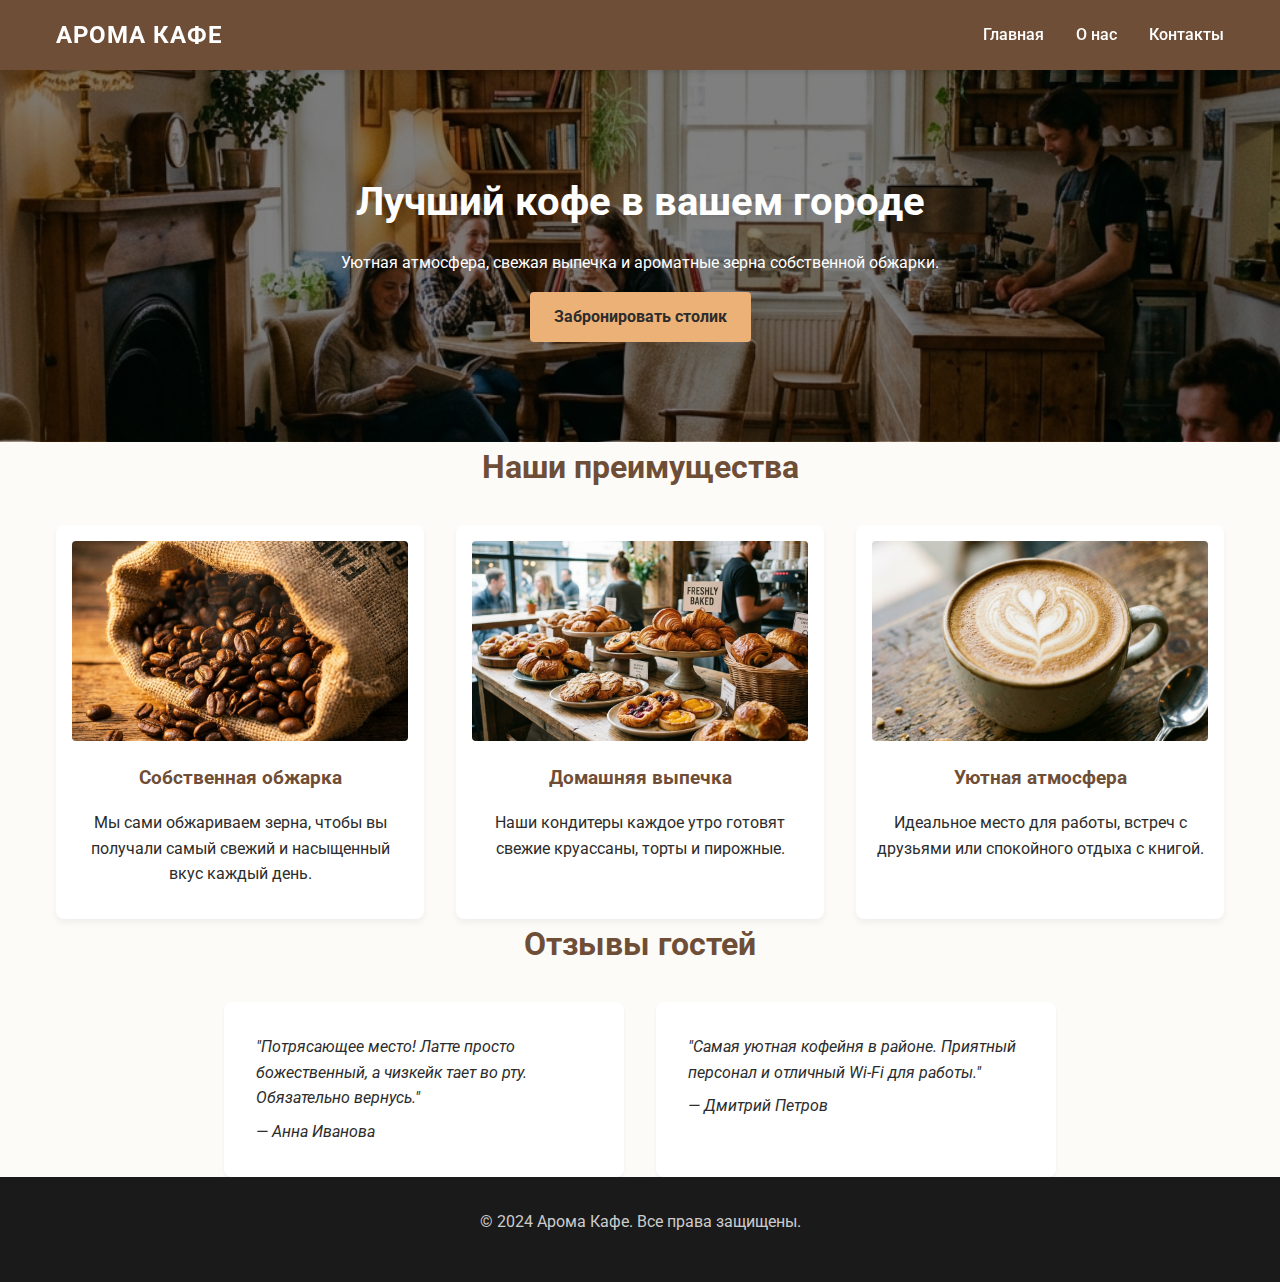
<file: project_html_css/index.html>
<!DOCTYPE html>
<html lang="ru">
<head>
    <meta charset="UTF-8">
    <meta name="viewport" content="width=device-width, initial-scale=1.0">
    <title>Арома Кафе - Вкус настоящего кофе</title>
    <link href="https://fonts.googleapis.com/css2?family=Roboto:wght@300;400;500;700&display=swap" rel="stylesheet">
    <link rel="stylesheet" href="css/style.css">
</head>
<body>
    <header>
        <div class="container">
            <nav>
                <a href="index.html" class="logo">Арома Кафе</a>
                <ul class="nav-links">
                    <li><a href="index.html">Главная</a></li>
                    <li><a href="about.html">О нас</a></li>
                    <li><a href="contacts.html">Контакты</a></li>
                </ul>
            </nav>
        </div>
    </header>

    <main>
        <section class="hero">
            <div class="container">
                <h1>Лучший кофе в вашем городе</h1>
                <p>Уютная атмосфера, свежая выпечка и ароматные зерна собственной обжарки.</p>
                <a href="contacts.html" class="btn">Забронировать столик</a>
            </div>
        </section>

        <section class="container">
            <h2>Наши преимущества</h2>
            <div class="services-grid">
                <div class="service-card">
                    <img src="images/coffee1.jpg" alt="Свежий кофе">
                    <h3>Собственная обжарка</h3>
                    <p>Мы сами обжариваем зерна, чтобы вы получали самый свежий и насыщенный вкус каждый день.</p>
                </div>
                <div class="service-card">
                    <img src="images/coffee2.jpg" alt="Десерты">
                    <h3>Домашняя выпечка</h3>
                    <p>Наши кондитеры каждое утро готовят свежие круассаны, торты и пирожные.</p>
                </div>
                <div class="service-card">
                    <img src="images/latte_art.jpg" alt="Уют">
                    <h3>Уютная атмосфера</h3>
                    <p>Идеальное место для работы, встреч с друзьями или спокойного отдыха с книгой.</p>
                </div>
            </div>
        </section>

        <section class="container">
            <h2>Отзывы гостей</h2>
            <div class="reviews-container">
                <article class="review-card">
                    <blockquote>"Потрясающее место! Латте просто божественный, а чизкейк тает во рту. Обязательно вернусь."</blockquote>
                    <cite>— Анна Иванова</cite>
                </article>
                <article class="review-card">
                    <blockquote>"Самая уютная кофейня в районе. Приятный персонал и отличный Wi-Fi для работы."</blockquote>
                    <cite>— Дмитрий Петров</cite>
                </article>
            </div>
        </section>
    </main>

    <footer>
        <div class="container">
            <p>&copy; 2024 Арома Кафе. Все права защищены.</p>
        </div>
    </footer>
</body>
</html>
</file>
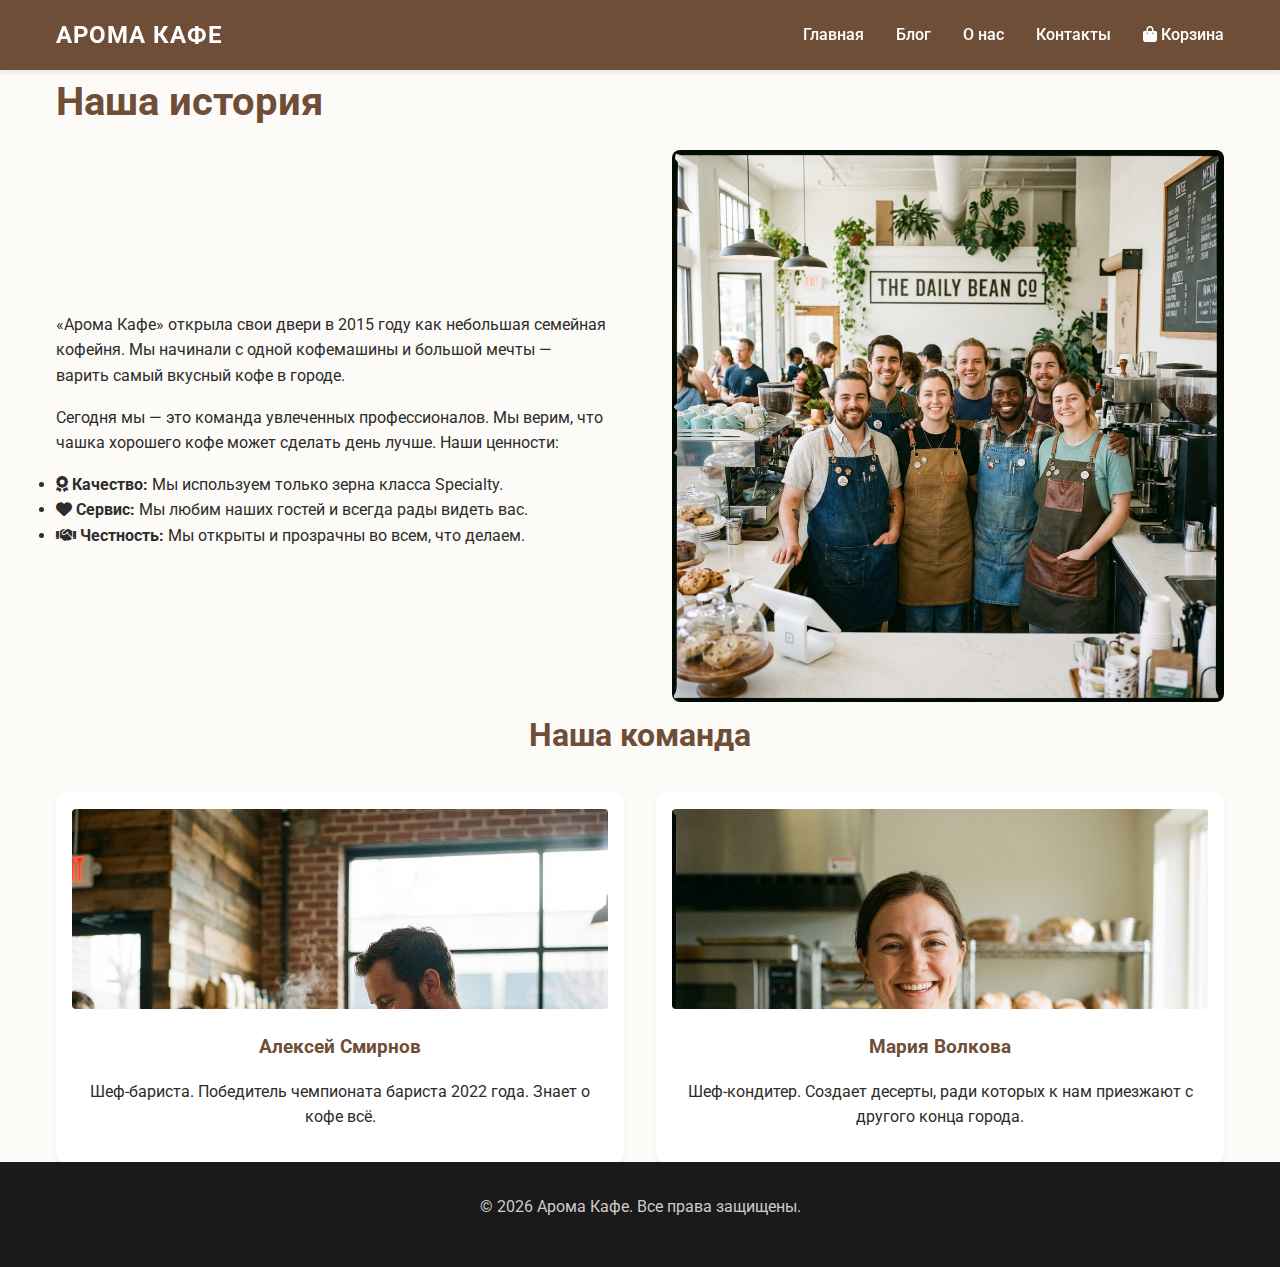
<file: about.html>
<!DOCTYPE html>
<html lang="ru">

<head>
    <meta charset="UTF-8">
    <meta name="viewport" content="width=device-width, initial-scale=1.0">
    <title>О нас - Арома Кафе</title>
    <link href="https://fonts.googleapis.com/css2?family=Roboto:wght@300;400;500;700&display=swap" rel="stylesheet">
    <link rel="stylesheet" href="https://cdnjs.cloudflare.com/ajax/libs/font-awesome/6.5.1/css/all.min.css">
    <link rel="stylesheet" href="css/style.css">
</head>

<body>
    <header>
        <div class="container">
            <nav>
                <a href="index.html" class="logo">Арома Кафе</a>
                <ul class="nav-links">
                    <li><a href="index.html">Главная</a></li>
                    <li><a href="blog.html">Блог</a></li>
                    <li><a href="about.html">О нас</a></li>
                    <li><a href="contacts.html">Контакты</a></li>
                    <li>
                        <a href="index.html" class="cart-link">
                            <i class="fa-solid fa-bag-shopping"></i> Корзина <span class="cart-badge" id="cart-count" style="display:none;">0</span>
                        </a>
                    </li>
                </ul>
            </nav>
        </div>
    </header>

    <main>
        <section class="container">
            <h1>Наша история</h1>
            <div class="about-content">
                <div class="about-text">
                    <p>«Арома Кафе» открыла свои двери в 2015 году как небольшая семейная кофейня. Мы начинали с одной
                        кофемашины и большой мечты — варить самый вкусный кофе в городе.</p>
                    <p>Сегодня мы — это команда увлеченных профессионалов. Мы верим, что чашка хорошего кофе может
                        сделать день лучше. Наши ценности:</p>
                    <ul class="values-list">
                        <li><i class="fa-solid fa-award"></i> <strong>Качество:</strong> Мы используем только зерна класса Specialty.</li>
                        <li><i class="fa-solid fa-heart"></i> <strong>Сервис:</strong> Мы любим наших гостей и всегда рады видеть вас.</li>
                        <li><i class="fa-solid fa-handshake"></i> <strong>Честность:</strong> Мы открыты и прозрачны во всем, что делаем.</li>
                    </ul>
                </div>
                <div class="about-image">
                    <img src="images/team1.jpg" alt="Наша кофейня внутри">
                </div>
            </div>
        </section>

        <section class="container team-section">
            <h2>Наша команда</h2>
            <div class="services-grid">
                <article class="service-card">
                    <img src="images/barista.jpg" alt="Бариста">
                    <h3>Алексей Смирнов</h3>
                    <p>Шеф-бариста. Победитель чемпионата бариста 2022 года. Знает о кофе всё.</p>
                </article>
                <article class="service-card">
                    <img src="images/team2.jpg" alt="Кондитер">
                    <h3>Мария Волкова</h3>
                    <p>Шеф-кондитер. Создает десерты, ради которых к нам приезжают с другого конца города.</p>
                </article>
            </div>
        </section>
    </main>

    <footer>
        <div class="container">
            <p>&copy; 2026 Арома Кафе. Все права защищены.</p>
        </div>
    </footer>
</body>

</html>
</file>
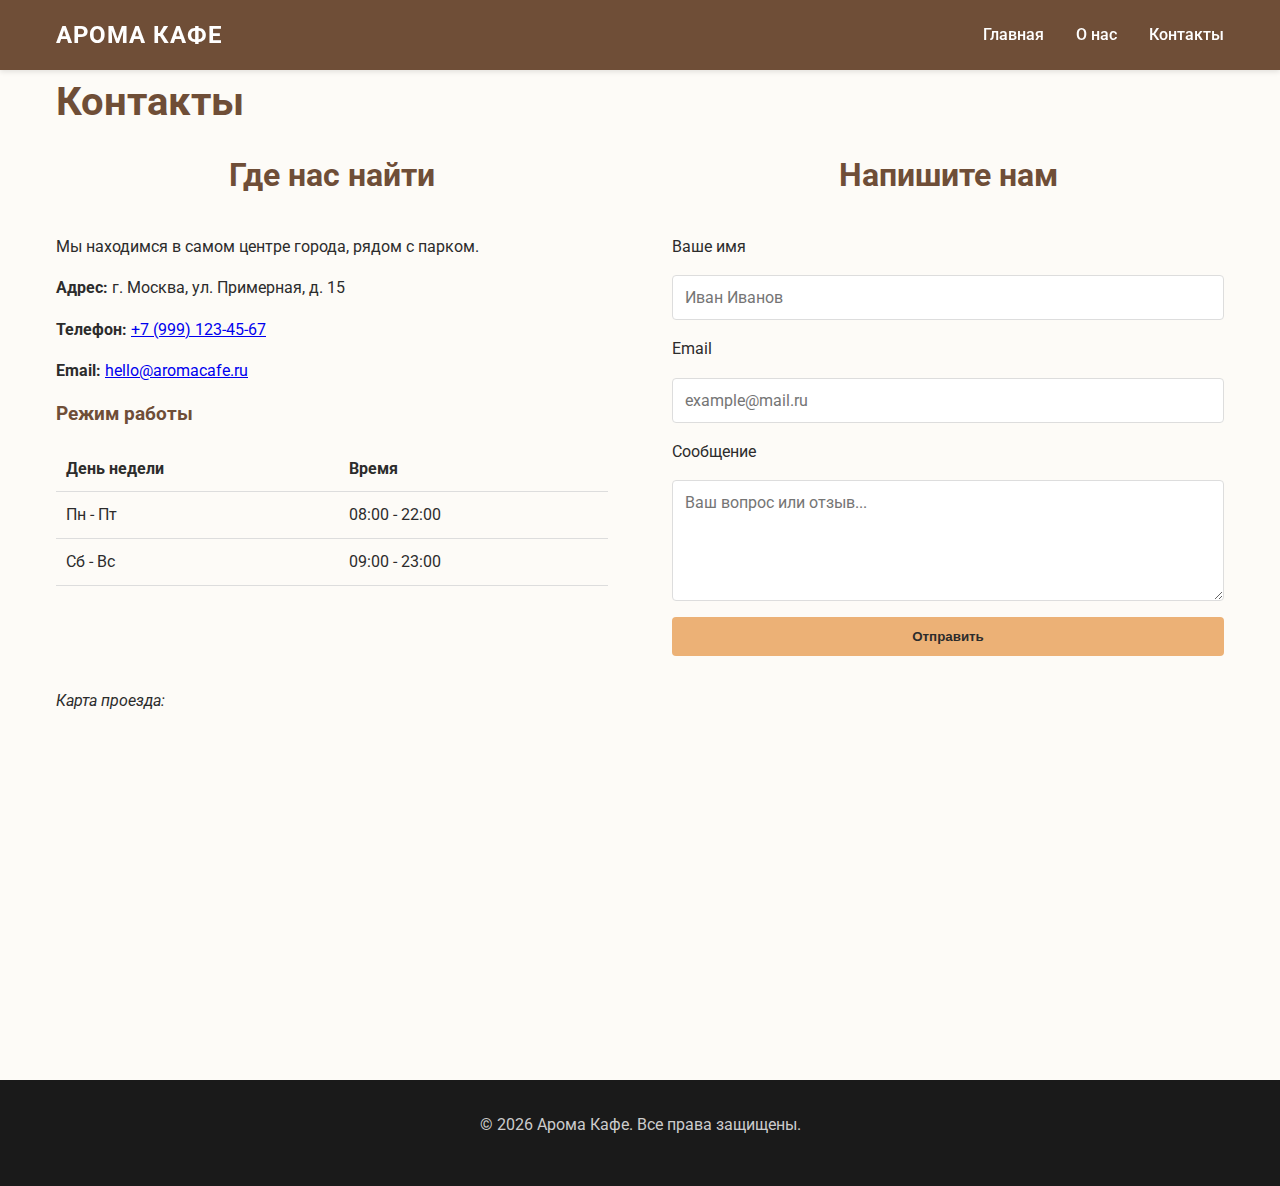
<file: contacts.html>
<!DOCTYPE html>
<html lang="ru">

<head>
    <meta charset="UTF-8">
    <meta name="viewport" content="width=device-width, initial-scale=1.0">
    <title>Контакты - Арома Кафе</title>
    <link href="https://fonts.googleapis.com/css2?family=Roboto:wght@300;400;500;700&display=swap" rel="stylesheet">
    <link rel="stylesheet" href="css/style.css">
</head>

<body>
    <header>
        <div class="container">
            <nav>
                <a href="index.html" class="logo">Арома Кафе</a>
                <ul class="nav-links">
                    <li><a href="index.html">Главная</a></li>
                    <li><a href="about.html">О нас</a></li>
                    <li><a href="contacts.html">Контакты</a></li>
                </ul>
            </nav>
        </div>
    </header>

    <main>
        <section class="container">
            <h1>Контакты</h1>
            <div class="contact-container">
                <div class="contact-info">
                    <h2>Где нас найти</h2>
                    <p>Мы находимся в самом центре города, рядом с парком.</p>
                    <p><strong>Адрес:</strong> г. Москва, ул. Примерная, д. 15</p>
                    <p><strong>Телефон:</strong> <a href="tel:+79991234567">+7 (999) 123-45-67</a></p>
                    <p><strong>Email:</strong> <a href="mailto:hello@aromacafe.ru">hello@aromacafe.ru</a></p>

                    <h3>Режим работы</h3>
                    <table>
                        <tr>
                            <th>День недели</th>
                            <th>Время</th>
                        </tr>
                        <tr>
                            <td>Пн - Пт</td>
                            <td>08:00 - 22:00</td>
                        </tr>
                        <tr>
                            <td>Сб - Вс</td>
                            <td>09:00 - 23:00</td>
                        </tr>
                    </table>
                </div>

                <div class="contact-form-wrapper">
                    <h2>Напишите нам</h2>
                    <form action="#" method="post">
                        <label for="name">Ваше имя</label>
                        <input type="text" id="name" name="name" placeholder="Иван Иванов" required>

                        <label for="email">Email</label>
                        <input type="email" id="email" name="email" placeholder="example@mail.ru" required>

                        <label for="message">Сообщение</label>
                        <textarea id="message" name="message" rows="5" placeholder="Ваш вопрос или отзыв..."
                            required></textarea>

                        <button type="submit" class="btn">Отправить</button>
                    </form>
                </div>
            </div>

            <div style="margin-top: 32px;">
                <p><em>Карта проезда:</em></p>
                <iframe title="Карта проезда к Арома Кафе"
                    src="https://yandex.ru/map-widget/v1/?text=%D0%9C%D0%BE%D1%81%D0%BA%D0%B2%D0%B0%2C+%D1%83%D0%BB.+%D0%9F%D1%80%D0%B8%D0%BC%D0%B5%D1%80%D0%BD%D0%B0%D1%8F%2C+15&z=16&l=map"
                    width="100%" height="350" style="border: none; border-radius: 8px; display: block;" allowfullscreen
                    loading="lazy" referrerpolicy="no-referrer-when-downgrade">
                </iframe>
            </div>
        </section>
    </main>

    <footer>
        <div class="container">
            <p>&copy; 2026 Арома Кафе. Все права защищены.</p>
        </div>
    </footer>
</body>

</html>
</file>
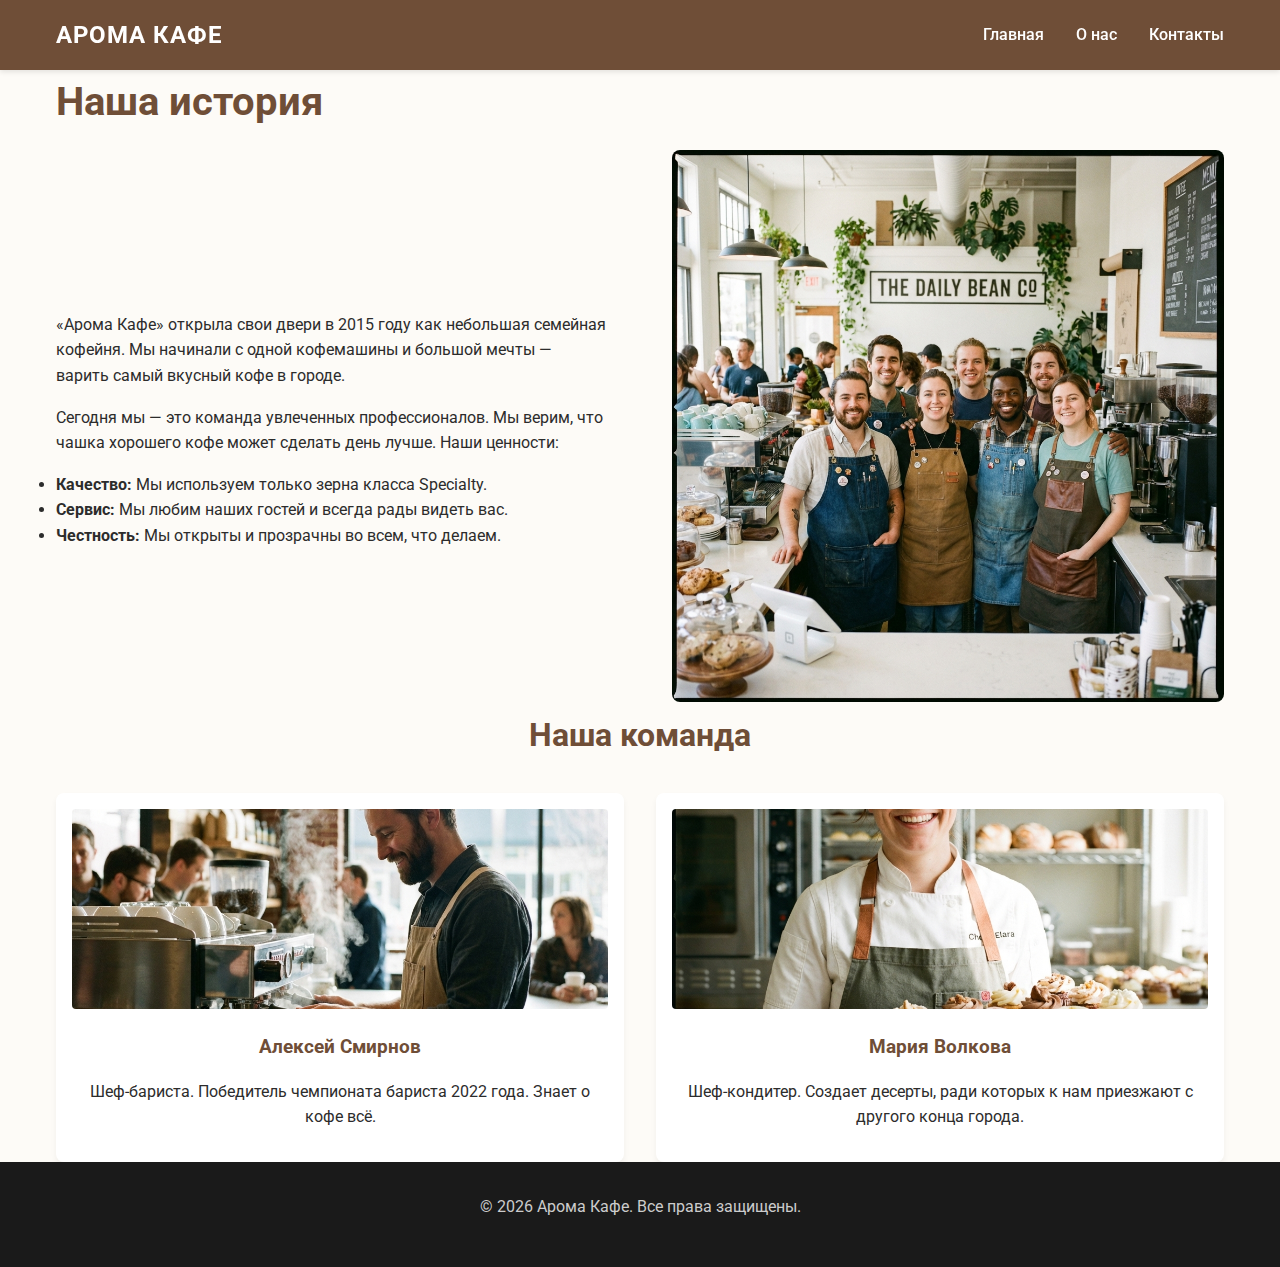
<file: project_html_css/about.html>
<!DOCTYPE html>
<html lang="ru">

<head>
    <meta charset="UTF-8">
    <meta name="viewport" content="width=device-width, initial-scale=1.0">
    <title>О нас - Арома Кафе</title>
    <link href="https://fonts.googleapis.com/css2?family=Roboto:wght@300;400;500;700&display=swap" rel="stylesheet">
    <link rel="stylesheet" href="css/style.css">
</head>

<body>
    <header>
        <div class="container">
            <nav>
                <a href="index.html" class="logo">Арома Кафе</a>
                <ul class="nav-links">
                    <li><a href="index.html">Главная</a></li>
                    <li><a href="about.html">О нас</a></li>
                    <li><a href="contacts.html">Контакты</a></li>
                </ul>
            </nav>
        </div>
    </header>

    <main>
        <section class="container">
            <h1>Наша история</h1>
            <div class="about-content">
                <div class="about-text">
                    <p>«Арома Кафе» открыла свои двери в 2015 году как небольшая семейная кофейня. Мы начинали с одной
                        кофемашины и большой мечты — варить самый вкусный кофе в городе.</p>
                    <p>Сегодня мы — это команда увлеченных профессионалов. Мы верим, что чашка хорошего кофе может
                        сделать день лучше. Наши ценности:</p>
                    <ul>
                        <li><strong>Качество:</strong> Мы используем только зерна класса Specialty.</li>
                        <li><strong>Сервис:</strong> Мы любим наших гостей и всегда рады видеть вас.</li>
                        <li><strong>Честность:</strong> Мы открыты и прозрачны во всем, что делаем.</li>
                    </ul>
                </div>
                <div class="about-image">
                    <img src="images/team1.jpg" alt="Наша кофейня внутри">
                </div>
            </div>
        </section>

        <section class="container">
            <h2>Наша команда</h2>
            <div class="services-grid">
                <article class="service-card">
                    <img src="images/barista.jpg" alt="Бариста">
                    <h3>Алексей Смирнов</h3>
                    <p>Шеф-бариста. Победитель чемпионата бариста 2022 года. Знает о кофе всё.</p>
                </article>
                <article class="service-card">
                    <img src="images/team2.jpg" alt="Кондитер">
                    <h3>Мария Волкова</h3>
                    <p>Шеф-кондитер. Создает десерты, ради которых к нам приезжают с другого конца города.</p>
                </article>
            </div>
        </section>
    </main>

    <footer>
        <div class="container">
            <p>&copy; 2026 Арома Кафе. Все права защищены.</p>
        </div>
    </footer>
</body>

</html>
</file>
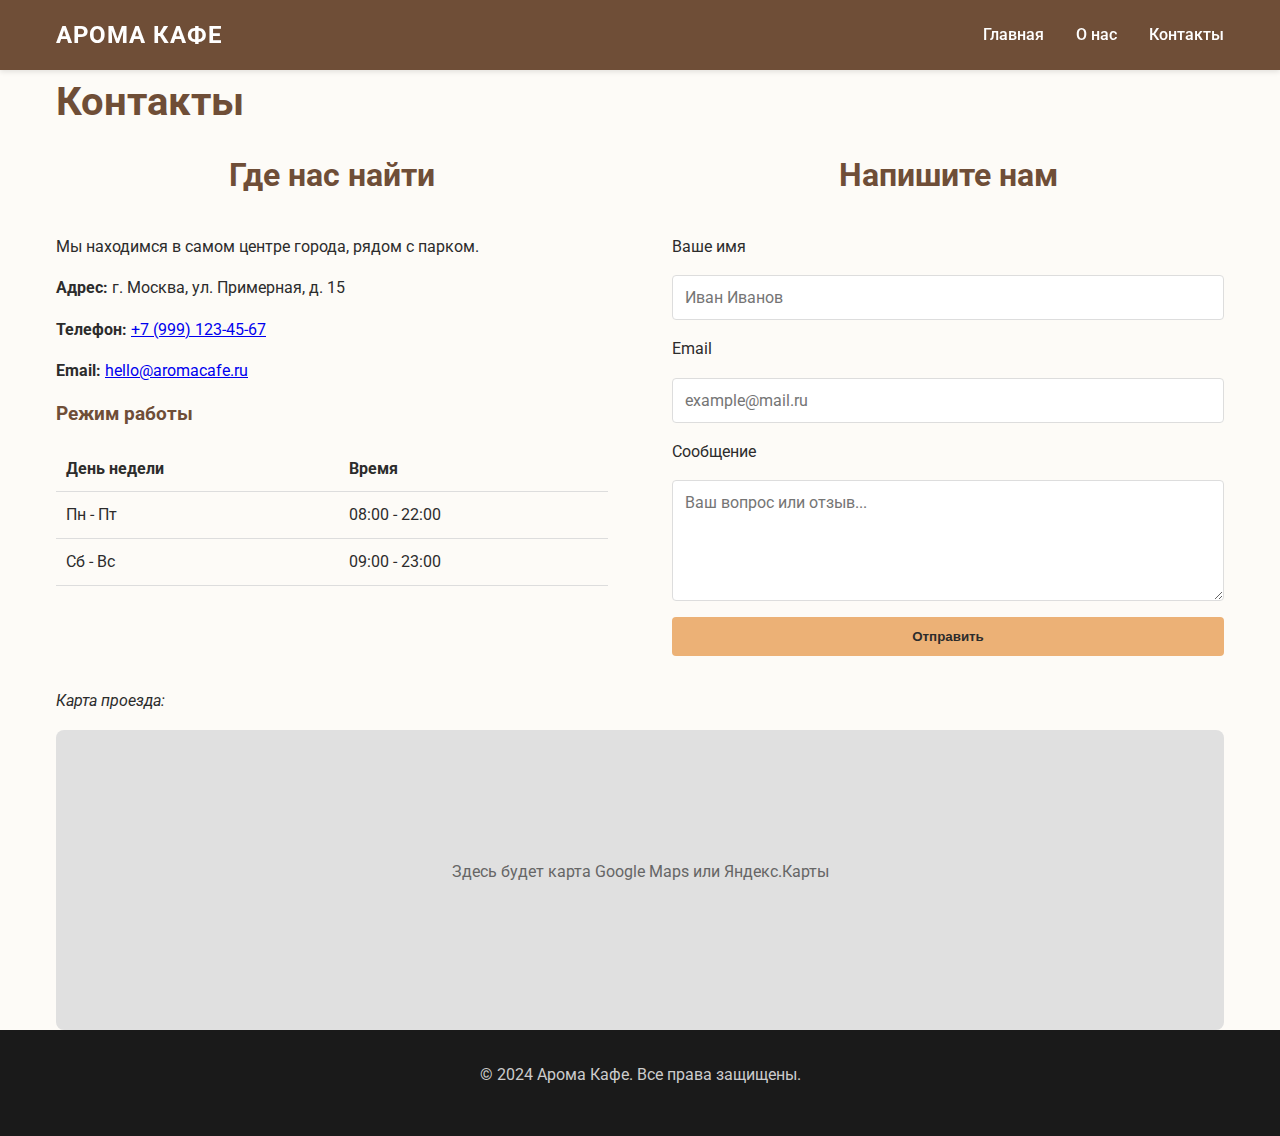
<file: project_html_css/contacts.html>
<!DOCTYPE html>
<html lang="ru">

<head>
    <meta charset="UTF-8">
    <meta name="viewport" content="width=device-width, initial-scale=1.0">
    <title>Контакты - Арома Кафе</title>
    <link href="https://fonts.googleapis.com/css2?family=Roboto:wght@300;400;500;700&display=swap" rel="stylesheet">
    <link rel="stylesheet" href="css/style.css">
</head>

<body>
    <header>
        <div class="container">
            <nav>
                <a href="index.html" class="logo">Арома Кафе</a>
                <ul class="nav-links">
                    <li><a href="index.html">Главная</a></li>
                    <li><a href="about.html">О нас</a></li>
                    <li><a href="contacts.html">Контакты</a></li>
                </ul>
            </nav>
        </div>
    </header>

    <main>
        <section class="container">
            <h1>Контакты</h1>
            <div class="contact-container">
                <div class="contact-info">
                    <h2>Где нас найти</h2>
                    <p>Мы находимся в самом центре города, рядом с парком.</p>
                    <p><strong>Адрес:</strong> г. Москва, ул. Примерная, д. 15</p>
                    <p><strong>Телефон:</strong> <a href="tel:+79991234567">+7 (999) 123-45-67</a></p>
                    <p><strong>Email:</strong> <a href="mailto:hello@aromacafe.ru">hello@aromacafe.ru</a></p>

                    <h3>Режим работы</h3>
                    <table>
                        <tr>
                            <th>День недели</th>
                            <th>Время</th>
                        </tr>
                        <tr>
                            <td>Пн - Пт</td>
                            <td>08:00 - 22:00</td>
                        </tr>
                        <tr>
                            <td>Сб - Вс</td>
                            <td>09:00 - 23:00</td>
                        </tr>
                    </table>
                </div>

                <div class="contact-form-wrapper">
                    <h2>Напишите нам</h2>
                    <form action="#" method="post">
                        <label for="name">Ваше имя</label>
                        <input type="text" id="name" name="name" placeholder="Иван Иванов" required>

                        <label for="email">Email</label>
                        <input type="email" id="email" name="email" placeholder="example@mail.ru" required>

                        <label for="message">Сообщение</label>
                        <textarea id="message" name="message" rows="5" placeholder="Ваш вопрос или отзыв..."
                            required></textarea>

                        <button type="submit" class="btn">Отправить</button>
                    </form>
                </div>
            </div>

            <div style="margin-top: 32px;">
                <!-- Placeholder text for map as I cannot embed real interactive map iframe easily without key, but technically standard generic iframe works -->
                <p><em>Карта проезда:</em></p>
                <div
                    style="background: #e0e0e0; height: 300px; width: 100%; display: flex; align-items: center; justify-content: center; border-radius: 8px;">
                    <p style="color: #666;">Здесь будет карта Google Maps или Яндекс.Карты</p>
                </div>
            </div>
        </section>
    </main>

    <footer>
        <div class="container">
            <p>&copy; 2024 Арома Кафе. Все права защищены.</p>
        </div>
    </footer>
</body>

</html>
</file>
<file: project_html_css/css/style.css>
:root {
    --primary-color: #6F4E37;
    --secondary-color: #A67B5B;
    --accent-color: #ECB176;
    --text-color: #2C2C2C;
    --bg-color: #FDFBF7;
    --white: #FFFFFF;
    --spacing-sm: 8px;
    --spacing-md: 16px;
    --spacing-lg: 32px;
    --spacing-xl: 64px;
    --font-main: 'Roboto', sans-serif;
}

* {
    margin: 0;
    padding: 0;
    box-sizing: border-box;
}

body {
    font-family: var(--font-main);
    color: var(--text-color);
    background-color: var(--bg-color);
    line-height: 1.6;
    display: flex;
    flex-direction: column;
    min-height: 100vh;
}

/* Header */
header {
    background-color: var(--primary-color);
    color: var(--white);
    padding: var(--spacing-md) 0;
    position: sticky;
    top: 0;
    z-index: 1000;
    box-shadow: 0 2px 5px rgba(0,0,0,0.1);
}

.container {
    max-width: 1200px;
    margin: 0 auto;
    padding: 0 var(--spacing-md);
    width: 100%;
}

nav {
    display: flex;
    justify-content: space-between;
    align-items: center;
}

.logo {
    font-size: 1.5rem;
    font-weight: bold;
    color: var(--white);
    text-decoration: none;
    text-transform: uppercase;
    letter-spacing: 1px;
}

.nav-links {
    display: flex;
    list-style: none;
    gap: var(--spacing-lg);
}

.nav-links a {
    color: var(--white);
    text-decoration: none;
    font-weight: 500;
    transition: color 0.3s ease;
}

.nav-links a:hover {
    color: var(--accent-color);
}

/* Main Content */
main {
    flex: 1;
}

section {
    padding: var(--spacing-xl) 0;
}

h1, h2, h3 {
    margin-bottom: var(--spacing-md);
    color: var(--primary-color);
}

h1 {
    font-size: 2.5rem;
}

h2 {
    font-size: 2rem;
    text-align: center;
    margin-bottom: var(--spacing-lg);
}

p {
    margin-bottom: var(--spacing-md);
}

/* Hero Section */
.hero {
    background-color: var(--secondary-color);
    background-image: linear-gradient(rgba(0,0,0,0.5), rgba(0,0,0,0.5)), url('../images/hero.jpg');
    background-size: cover;
    background-position: center;
    color: var(--white);
    text-align: center;
    padding: 100px 0;
}

.hero h1 {
    color: var(--white);
    margin-bottom: var(--spacing-md);
}

.btn {
    display: inline-block;
    background-color: var(--accent-color);
    color: var(--text-color);
    padding: 12px 24px;
    text-decoration: none;
    border-radius: 4px;
    font-weight: bold;
    transition: transform 0.2s ease, background-color 0.2s ease;
    border: none;
    cursor: pointer;
}

.btn:hover {
    background-color: #d9a066;
    transform: translateY(-2px);
}

/* Services Grid */
.services-grid {
    display: grid;
    grid-template-columns: repeat(auto-fit, minmax(300px, 1fr));
    gap: var(--spacing-lg);
}

.service-card {
    background: var(--white);
    padding: var(--spacing-md);
    border-radius: 8px;
    box-shadow: 0 4px 6px rgba(0,0,0,0.05);
    text-align: center;
    transition: transform 0.3s ease;
}

.service-card:hover {
    transform: translateY(-5px);
}

.service-card img {
    width: 100%;
    height: 200px;
    object-fit: cover;
    border-radius: 4px;
    margin-bottom: var(--spacing-md);
}

/* Reviews */
.reviews-container {
    display: flex;
    flex-wrap: wrap;
    gap: var(--spacing-lg);
    justify-content: center;
}

.review-card {
    background: var(--white);
    padding: var(--spacing-lg);
    border-radius: 8px;
    box-shadow: 0 2px 4px rgba(0,0,0,0.05);
    flex: 1 1 300px;
    max-width: 400px;
}

blockquote {
    font-style: italic;
    margin-bottom: var(--spacing-sm);
}

/* Footer */
footer {
    background-color: #1a1a1a;
    color: #ccc;
    padding: var(--spacing-lg) 0;
    text-align: center;
}

/* About Page */
.about-content {
    display: flex;
    gap: var(--spacing-xl);
    align-items: center;
    flex-wrap: wrap;
}

.about-text {
    flex: 1;
}

.about-image {
    flex: 1;
}

.about-image img {
    width: 100%;
    border-radius: 8px;
}

/* Contacts Page */
.contact-container {
    display: flex;
    flex-wrap: wrap;
    gap: var(--spacing-xl);
}

.contact-info, .contact-form-wrapper {
    flex: 1;
    min-width: 300px;
}

form {
    display: flex;
    flex-direction: column;
    gap: var(--spacing-md);
}

input, textarea {
    padding: 12px;
    border: 1px solid #ddd;
    border-radius: 4px;
    font-family: inherit;
    font-size: 1rem;
}

input:focus, textarea:focus {
    outline: 2px solid var(--secondary-color);
    border-color: transparent;
}

table {
    width: 100%;
    border-collapse: collapse;
    margin-top: var(--spacing-md);
}

th, td {
    padding: 10px;
    border-bottom: 1px solid #ddd;
    text-align: left;
}

/* Responsive */
@media (max-width: 768px) {
    .nav-links {
        display: none; /* Mobile menu implementation usually requires JS, but we can do a simple vertical stack or just hide for simplicity in pure CSS effectively without checkbox hack or similar */
    }
    
    /* Simple mobile specific adjustment -> Stack them for this assignment */
    nav {
        flex-direction: column;
        gap: var(--spacing-md);
    }
    
    .nav-links {
        display: flex;
        flex-direction: column;
        gap: var(--spacing-sm);
        text-align: center;
        width: 100%;
    }
    
    .hero h1 {
        font-size: 2rem;
    }
}
</file>
<file: css/style.css>
:root {
    --primary-color: #6F4E37;
    --secondary-color: #A67B5B;
    --accent-color: #ECB176;
    --text-color: #2C2C2C;
    --bg-color: #FDFBF7;
    --white: #FFFFFF;
    --spacing-sm: 8px;
    --spacing-md: 16px;
    --spacing-lg: 32px;
    --spacing-xl: 64px;
    --font-main: 'Roboto', sans-serif;
}

* {
    margin: 0;
    padding: 0;
    box-sizing: border-box;
}

body {
    font-family: var(--font-main);
    color: var(--text-color);
    background-color: var(--bg-color);
    line-height: 1.6;
    display: flex;
    flex-direction: column;
    min-height: 100vh;
}

/* Header */
header {
    background-color: var(--primary-color);
    color: var(--white);
    padding: var(--spacing-md) 0;
    position: sticky;
    top: 0;
    z-index: 1000;
    box-shadow: 0 2px 5px rgba(0, 0, 0, 0.1);
}

.container {
    max-width: 1200px;
    margin: 0 auto;
    padding: 0 var(--spacing-md);
    width: 100%;
}

nav {
    display: flex;
    justify-content: space-between;
    align-items: center;
}

.logo {
    font-size: 1.5rem;
    font-weight: bold;
    color: var(--white);
    text-decoration: none;
    text-transform: uppercase;
    letter-spacing: 1px;
}

.nav-links {
    display: flex;
    list-style: none;
    gap: var(--spacing-lg);
}

.nav-links a {
    color: var(--white);
    text-decoration: none;
    font-weight: 500;
    transition: color 0.3s ease;
}

.nav-links a:hover {
    color: var(--accent-color);
}

/* Main Content */
main {
    flex: 1;
}

section {
    padding: var(--spacing-xl) 0;
}

h1,
h2,
h3 {
    margin-bottom: var(--spacing-md);
    color: var(--primary-color);
}

h1 {
    font-size: 2.5rem;
}

h2 {
    font-size: 2rem;
    text-align: center;
    margin-bottom: var(--spacing-lg);
}

p {
    margin-bottom: var(--spacing-md);
}

/* Hero Section */
.hero {
    background-color: var(--secondary-color);
    background-image: linear-gradient(rgba(0, 0, 0, 0.5), rgba(0, 0, 0, 0.5)), url('../images/hero.jpg');
    background-size: cover;
    background-position: center;
    color: var(--white);
    text-align: center;
    padding: 100px 0;
}

.hero h1 {
    color: var(--white);
    margin-bottom: var(--spacing-md);
}

.btn {
    display: inline-block;
    background-color: var(--accent-color);
    color: var(--text-color);
    padding: 12px 24px;
    text-decoration: none;
    border-radius: 4px;
    font-weight: bold;
    transition: transform 0.2s ease, background-color 0.2s ease;
    border: none;
    cursor: pointer;
}

.btn:hover {
    background-color: #d9a066;
    transform: translateY(-2px);
}

/* Services Grid */
.services-grid {
    display: grid;
    grid-template-columns: repeat(auto-fit, minmax(300px, 1fr));
    gap: var(--spacing-lg);
}

.service-card {
    background: var(--white);
    padding: var(--spacing-md);
    border-radius: 8px;
    box-shadow: 0 4px 6px rgba(0, 0, 0, 0.05);
    text-align: center;
    transition: transform 0.3s ease;
}

.service-card:hover {
    transform: translateY(-5px);
}

.service-card img {
    width: 100%;
    height: 200px;
    object-fit: cover;
    object-position: top center;
    border-radius: 4px;
    margin-bottom: var(--spacing-md);
}

/* Products Section */
.products-section {
    background-color: var(--white);
    border-radius: 12px;
    padding: var(--spacing-lg);
    box-shadow: 0 4px 20px rgba(0, 0, 0, 0.03);
}

.products-grid {
    display: grid;
    grid-template-columns: repeat(auto-fit, minmax(280px, 1fr));
    gap: var(--spacing-lg);
}

.product-card {
    background: var(--bg-color);
    border-radius: 12px;
    overflow: hidden;
    transition: transform 0.3s ease, box-shadow 0.3s ease;
    border: 1px solid rgba(0, 0, 0, 0.05);
}

.product-card:hover {
    transform: translateY(-8px);
    box-shadow: 0 10px 20px rgba(0, 0, 0, 0.1);
}

.product-image {
    position: relative;
    height: 200px;
}

.product-image img {
    width: 100%;
    height: 100%;
    object-fit: cover;
}

.price {
    position: absolute;
    top: 15px;
    right: 15px;
    background-color: var(--accent-color);
    color: var(--text-color);
    padding: 6px 12px;
    border-radius: 20px;
    font-weight: bold;
    font-size: 0.9rem;
    box-shadow: 0 2px 8px rgba(0, 0, 0, 0.2);
}

.product-info {
    padding: var(--spacing-md);
    text-align: center;
}

.product-info h3 {
    margin-bottom: var(--spacing-sm);
}

.product-info p {
    font-size: 0.95rem;
    color: #666;
    margin-bottom: var(--spacing-md);
    height: 3em;
    overflow: hidden;
}

.btn-small {
    padding: 8px 16px;
    font-size: 0.9rem;
    width: 100%;
}

/* Reviews */
.reviews-container {
    display: flex;
    flex-wrap: wrap;
    gap: var(--spacing-lg);
    justify-content: center;
}

.review-card {
    background: var(--white);
    padding: var(--spacing-lg);
    border-radius: 8px;
    box-shadow: 0 2px 4px rgba(0, 0, 0, 0.05);
    flex: 1 1 300px;
    max-width: 400px;
}

blockquote {
    font-style: italic;
    margin-bottom: var(--spacing-sm);
}

/* Footer */
footer {
    background-color: #1a1a1a;
    color: #ccc;
    padding: var(--spacing-lg) 0;
    text-align: center;
}

/* About Page */
.about-content {
    display: flex;
    gap: var(--spacing-xl);
    align-items: center;
    flex-wrap: wrap;
}

.about-text {
    flex: 1;
}

.about-image {
    flex: 1;
}

.about-image img {
    width: 100%;
    border-radius: 8px;
}

/* Contacts Page */
.contact-container {
    display: flex;
    flex-wrap: wrap;
    gap: var(--spacing-xl);
}

.contact-info,
.contact-form-wrapper {
    flex: 1;
    min-width: 300px;
}

form {
    display: flex;
    flex-direction: column;
    gap: var(--spacing-md);
}

input,
textarea {
    padding: 12px;
    border: 1px solid #ddd;
    border-radius: 4px;
    font-family: inherit;
    font-size: 1rem;
}

input:focus,
textarea:focus {
    outline: 2px solid var(--secondary-color);
    border-color: transparent;
}

table {
    width: 100%;
    border-collapse: collapse;
    margin-top: var(--spacing-md);
}

th,
td {
    padding: 10px;
    border-bottom: 1px solid #ddd;
    text-align: left;
}

/* Accessibility */
.sr-only {
    position: absolute;
    width: 1px;
    height: 1px;
    padding: 0;
    margin: -1px;
    overflow: hidden;
    clip: rect(0, 0, 0, 0);
    white-space: nowrap;
    border: 0;
}

/* Responsive */
@media (max-width: 768px) {
    .nav-links {
        display: none;
        /* Mobile menu implementation usually requires JS, but we can do a simple vertical stack or just hide for simplicity in pure CSS effectively without checkbox hack or similar */
    }

    /* Simple mobile specific adjustment -> Stack them for this assignment */
    nav {
        flex-direction: column;
        gap: var(--spacing-md);
    }

    .nav-links {
        display: flex;
        flex-direction: column;
        gap: var(--spacing-sm);
        text-align: center;
        width: 100%;
    }

    .hero h1 {
        font-size: 2rem;
    }

    .about-image {
        order: -1;
        width: 100%;
    }

    .about-text {
        order: 1;
    }
}
</file>
